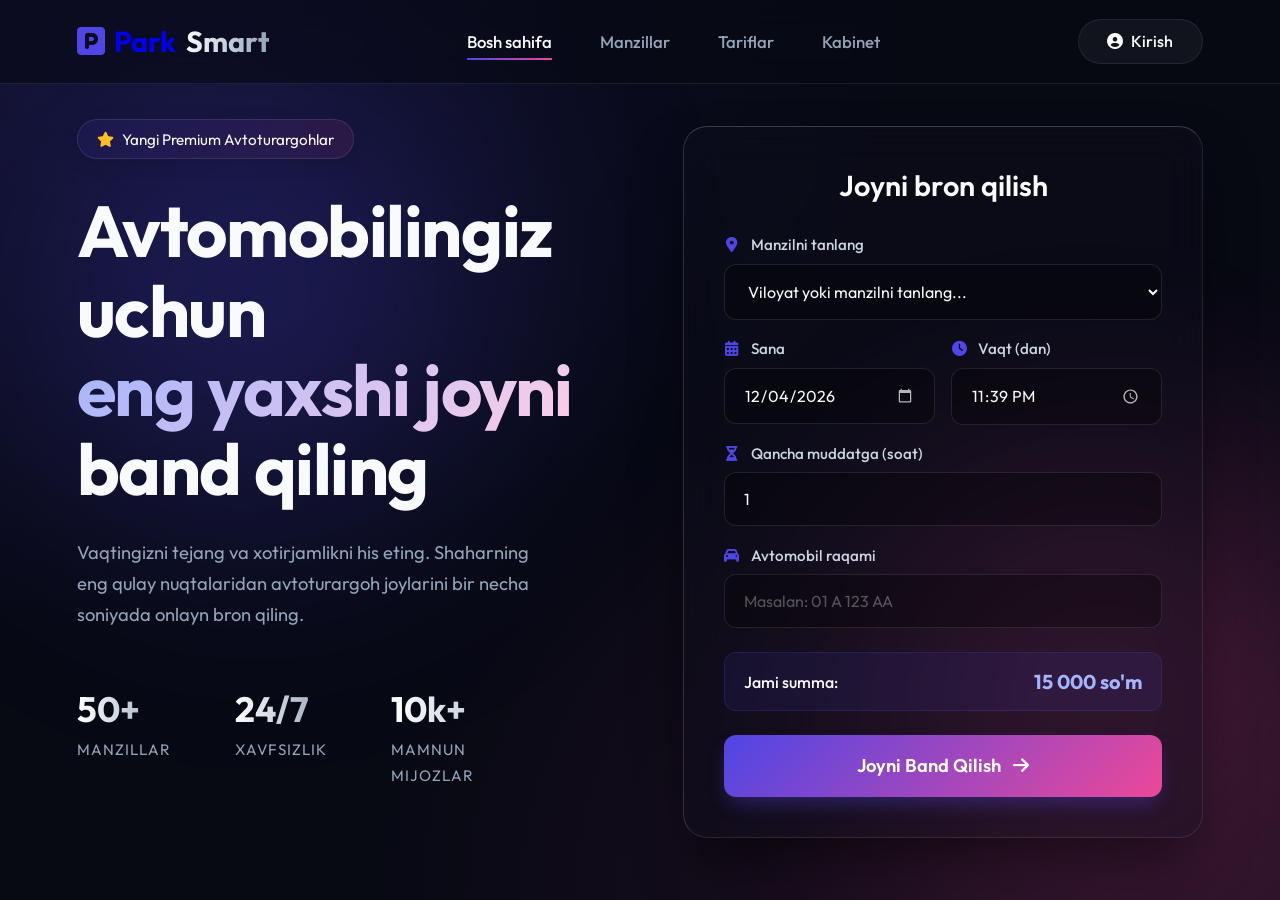
<file: index.html>
<!DOCTYPE html>
<html lang="uz">
<head>
    <meta charset="UTF-8">
    <meta name="viewport" content="width=device-width, initial-scale=1.0">
    <title>ParkSmart - Bosh sahifa</title>
    <link rel="stylesheet" href="style.css">
    <link href="https://fonts.googleapis.com/css2?family=Outfit:wght@300;400;500;600;700&display=swap" rel="stylesheet">
    <link rel="stylesheet" href="https://cdnjs.cloudflare.com/ajax/libs/font-awesome/6.4.0/css/all.min.css">
</head>
<body>
    <div class="background-elements">
        <div class="glow-orb orb-1"></div>
        <div class="glow-orb orb-2"></div>
    </div>

    <nav class="navbar">
        <a href="index.html" class="logo" style="text-decoration: none;">
            <i class="fas fa-parking"></i> Park<span>Smart</span>
        </a>
        <div class="mobile-menu-btn" id="mobileMenuBtn">
            <i class="fas fa-bars"></i>
        </div>
        <ul class="nav-links" id="navLinks">
            <li><a href="index.html" class="active">Bosh sahifa</a></li>
            <li><a href="locations.html">Manzillar</a></li>
            <li><a href="pricing.html">Tariflar</a></li>
            <li><a href="login.html">Kabinet</a></li>
            <li class="mobile-only-btn"><a href="login.html" class="btn-outline" style="text-decoration: none; display:inline-block; margin-top:1rem;"><i class="fas fa-user-circle"></i> Kirish</a></li>
        </ul>
        <a href="login.html" class="btn-outline desktop-only-btn" style="text-decoration: none;"><i class="fas fa-user-circle"></i> Kirish</a>
    </nav>

    <main class="hero-section" id="home">
        <div class="hero-content">
            <div class="badge">
                <i class="fas fa-star" style="color: #fbbf24;"></i> Yangi Premium Avtoturargohlar
            </div>
            <h1>Avtomobilingiz uchun <br><span class="gradient-text">eng yaxshi joyni</span> band qiling</h1>
            <p>Vaqtingizni tejang va xotirjamlikni his eting. Shaharning eng qulay nuqtalaridan avtoturargoh joylarini bir necha soniyada onlayn bron qiling.</p>
            
            <div class="stats">
                <div class="stat-item">
                    <h3>50+</h3>
                    <p>Manzillar</p>
                </div>
                <div class="stat-item">
                    <h3>24/7</h3>
                    <p>Xavfsizlik</p>
                </div>
                <div class="stat-item">
                    <h3>10k+</h3>
                    <p>Mamnun mijozlar</p>
                </div>
            </div>
        </div>

        <div class="booking-glass-panel">
            <h2>Joyni bron qilish</h2>
            <form id="bookingForm">
                <div class="input-group">
                    <label><i class="fas fa-map-marker-alt"></i> Manzilni tanlang</label>
                    <select required id="locationSelect">
                        <option value="" disabled selected>Viloyat yoki manzilni tanlang...</option>
                        <option value="tashkent">1. Toshkent - Tashkent City Park</option>
                        <option value="andijan">2. Andijon - Bobur Premium</option>
                        <option value="bukhara">3. Buxoro - Ark Parking</option>
                        <option value="fergana">4. Farg'ona - Markaziy Turargoh</option>
                        <option value="jizzakh">5. Jizzax - Sharof Rashidov</option>
                        <option value="khorazm">6. Xorazm - Ichan-Qal'a</option>
                        <option value="namangan">7. Namangan - Afsonalar Vodiysi</option>
                        <option value="navoiy">8. Navoiy - Farhod Markazi</option>
                        <option value="qashqadaryo">9. Qashqadaryo - Nasaf Premium</option>
                        <option value="samarqand">10. Samarqand - Registon Square</option>
                        <option value="sirdaryo">11. Sirdaryo - Guliston Markazi</option>
                        <option value="surxondaryo">12. Surxondaryo - Termiz VIP</option>
                        <option value="karakalpakstan">13. Qoraqalpog'iston - Nukus Mega</option>
                    </select>
                </div>

                <div class="date-time-group">
                    <div class="input-group">
                        <label><i class="fas fa-calendar-alt"></i> Sana</label>
                        <input type="date" required id="dateInput">
                    </div>
                    <div class="input-group">
                        <label><i class="fas fa-clock"></i> Vaqt (dan)</label>
                        <input type="time" required id="timeInput">
                    </div>
                </div>

                <div class="input-group">
                    <label><i class="fas fa-hourglass-half"></i> Qancha muddatga (soat)</label>
                    <input type="number" id="durationInput" min="1" max="24" value="1" required>
                </div>

                <div class="input-group">
                    <label><i class="fas fa-car"></i> Avtomobil raqami</label>
                    <input type="text" placeholder="Masalan: 01 A 123 AA" required pattern="^[0-9]{2} [a-zA-Z]{1} [0-9]{3} [a-zA-Z]{2}$|^[0-9]{2} [0-9]{3} [a-zA-Z]{3}$" title="Avtomobil raqamini to'g'ri formatda kiriting (Masalan: 01 A 123 AA yoki 01 123 AAA)">
                </div>

                <div class="price-estimate">
                    <span>Jami summa:</span>
                    <strong>15 000 so'm</strong>
                </div>

                <button type="submit" class="btn-primary">
                    <span>Joyni Band Qilish</span>
                    <i class="fas fa-arrow-right"></i>
                </button>
            </form>
        </div>
    </main>
    <script src="script.js"></script>
</body>
</html>
</file>
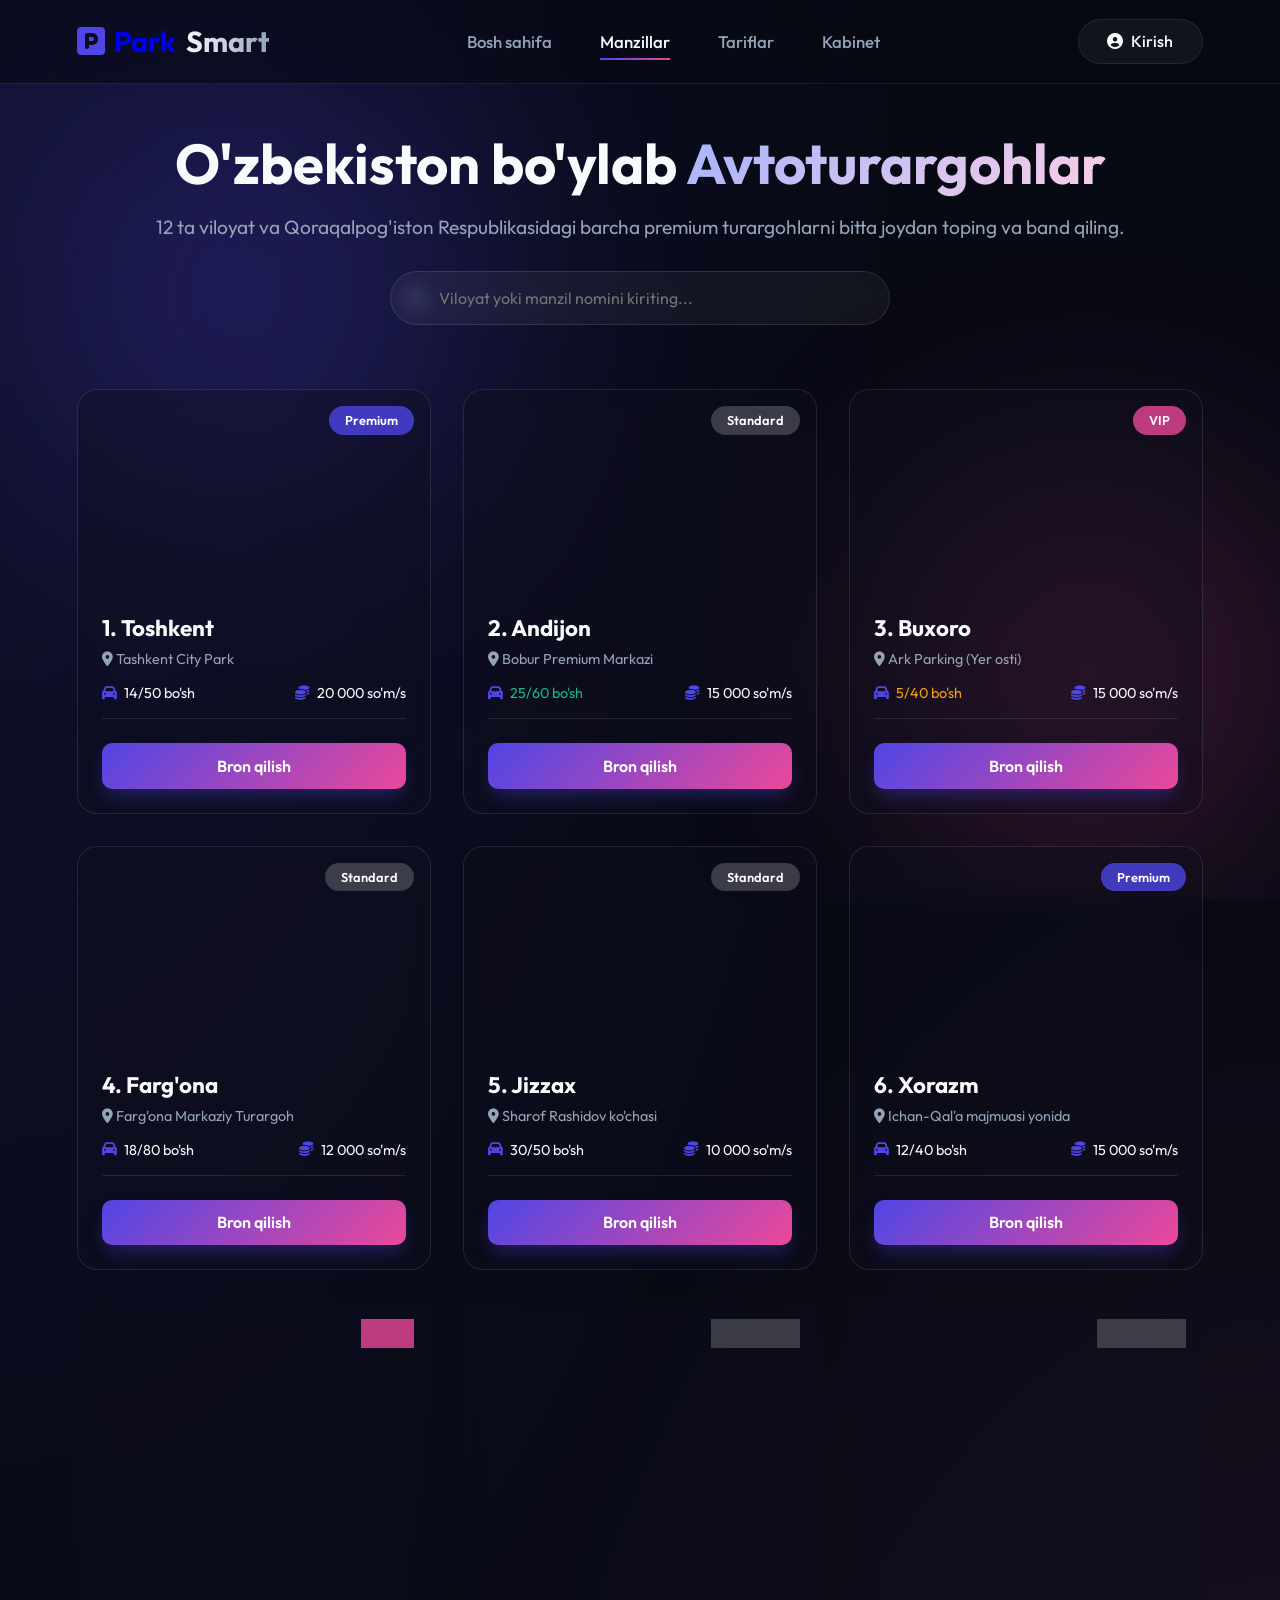
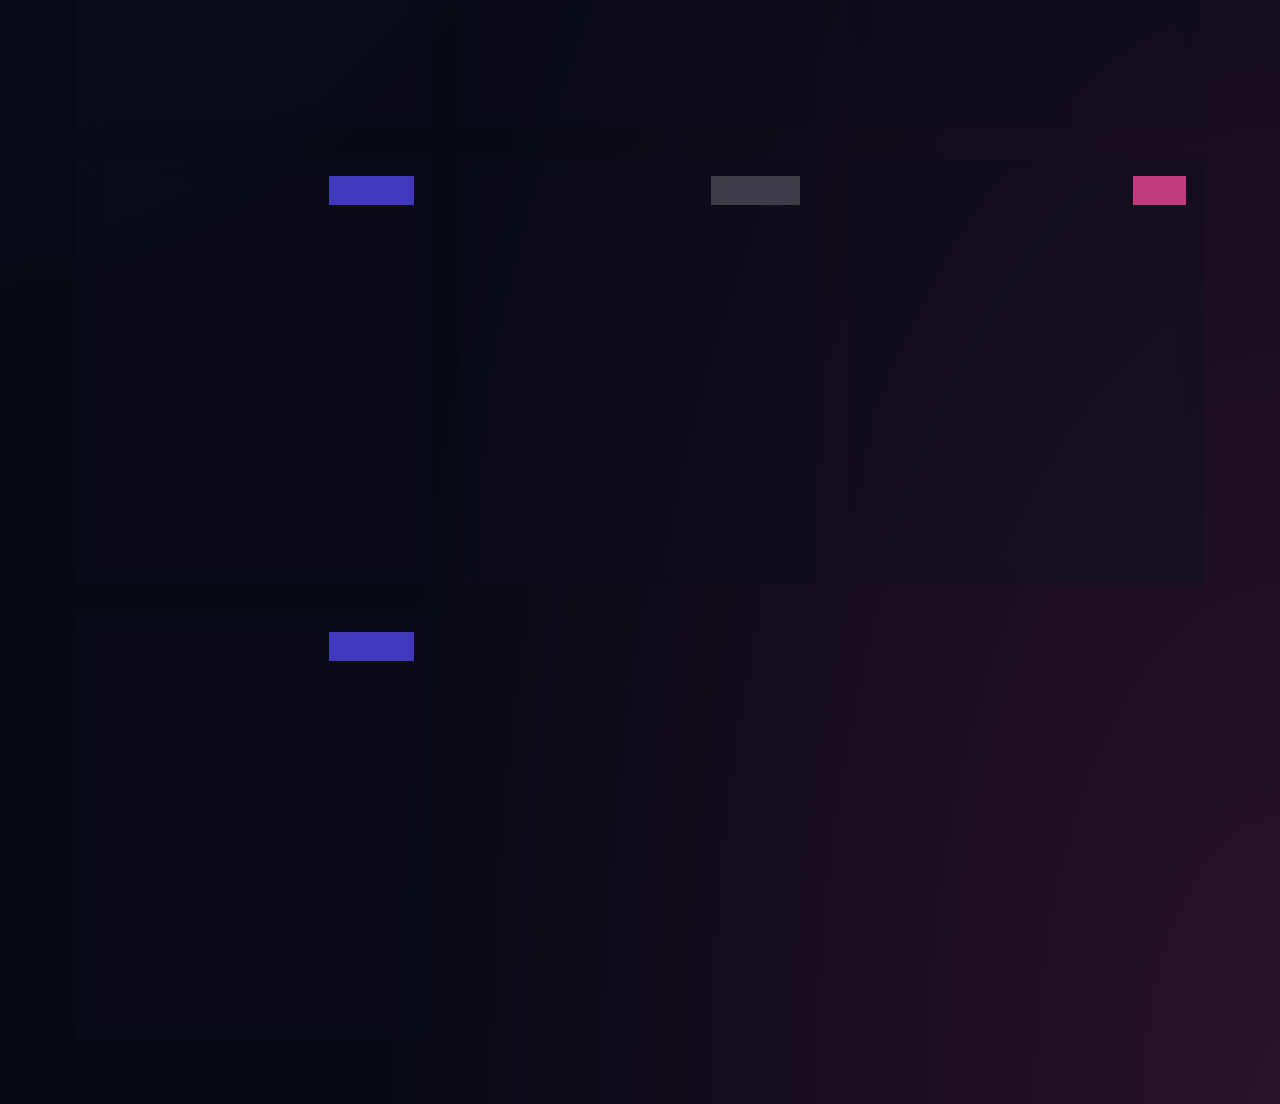
<file: locations.html>
<!DOCTYPE html>
<html lang="uz">
<head>
    <meta charset="UTF-8">
    <meta name="viewport" content="width=device-width, initial-scale=1.0">
    <title>ParkSmart - Manzillar (Viloyatlar kesimida)</title>
    <link rel="stylesheet" href="style.css">
    <link href="https://fonts.googleapis.com/css2?family=Outfit:wght@300;400;500;600;700&display=swap" rel="stylesheet">
    <link rel="stylesheet" href="https://cdnjs.cloudflare.com/ajax/libs/font-awesome/6.4.0/css/all.min.css">
</head>
<body>
    <div class="background-elements">
        <div class="glow-orb orb-1"></div>
        <div class="glow-orb orb-2"></div>
    </div>

    <nav class="navbar">
        <a href="index.html" class="logo" style="text-decoration: none;">
            <i class="fas fa-parking"></i> Park<span>Smart</span>
        </a>
        <div class="mobile-menu-btn" id="mobileMenuBtn">
            <i class="fas fa-bars"></i>
        </div>
        <ul class="nav-links" id="navLinks">
            <li><a href="index.html">Bosh sahifa</a></li>
            <li><a href="locations.html" class="active">Manzillar</a></li>
            <li><a href="pricing.html">Tariflar</a></li>
            <li><a href="login.html">Kabinet</a></li>
            <li class="mobile-only-btn"><a href="login.html" class="btn-outline" style="text-decoration: none; display:inline-block; margin-top:1rem;"><i class="fas fa-user-circle"></i> Kirish</a></li>
        </ul>
        <a href="login.html" class="btn-outline desktop-only-btn" style="text-decoration: none;"><i class="fas fa-user-circle"></i> Kirish</a>
    </nav>

    <main class="page-section">
        <div class="page-header">
            <h1>O'zbekiston bo'ylab <span class="gradient-text">Avtoturargohlar</span></h1>
            <p>12 ta viloyat va Qoraqalpog'iston Respublikasidagi barcha premium turargohlarni bitta joydan toping va band qiling.</p>
            
            <div class="search-bar-glass">
                <i class="fas fa-search"></i>
                <input type="text" placeholder="Viloyat yoki manzil nomini kiriting..." id="locationSearch">
            </div>
        </div>

        <div class="locations-grid">
            <!-- 1. Toshkent -->
            <div class="location-card">
                <div class="loc-image" style="background-image: url('https://images.unsplash.com/photo-1590674899484-d5640e854abe?auto=format&fit=crop&q=80&w=400');">
                    <div class="loc-badge premium">Premium</div>
                </div>
                <div class="loc-info">
                    <h3>1. Toshkent</h3>
                    <p class="loc-address"><i class="fas fa-map-marker-alt"></i> Tashkent City Park</p>
                    <div class="loc-stats">
                        <div class="stat"><i class="fas fa-car"></i> <span>14/50 bo'sh</span></div>
                        <div class="stat"><i class="fas fa-coins"></i> <span>20 000 so'm/s</span></div>
                    </div>
                    <a href="index.html" class="btn-primary small-btn w-100 text-center" style="display:block; text-decoration:none;">Bron qilish</a>
                </div>
            </div>

            <!-- 2. Andijon -->
            <div class="location-card">
                <div class="loc-image" style="background-image: url('https://images.unsplash.com/photo-1506521781263-d8422e82f27a?auto=format&fit=crop&q=80&w=400');">
                    <div class="loc-badge standard">Standard</div>
                </div>
                <div class="loc-info">
                    <h3>2. Andijon</h3>
                    <p class="loc-address"><i class="fas fa-map-marker-alt"></i> Bobur Premium Markazi</p>
                    <div class="loc-stats">
                        <div class="stat"><i class="fas fa-car"></i> <span class="text-success">25/60 bo'sh</span></div>
                        <div class="stat"><i class="fas fa-coins"></i> <span>15 000 so'm/s</span></div>
                    </div>
                    <a href="index.html" class="btn-primary small-btn w-100 text-center" style="display:block; text-decoration:none;">Bron qilish</a>
                </div>
            </div>

            <!-- 3. Buxoro -->
            <div class="location-card">
                <div class="loc-image" style="background-image: url('https://images.unsplash.com/photo-1573348722427-f1d6819fdf98?auto=format&fit=crop&q=80&w=400');">
                    <div class="loc-badge vip">VIP</div>
                </div>
                <div class="loc-info">
                    <h3>3. Buxoro</h3>
                    <p class="loc-address"><i class="fas fa-map-marker-alt"></i> Ark Parking (Yer osti)</p>
                    <div class="loc-stats">
                        <div class="stat"><i class="fas fa-car"></i> <span class="text-warning">5/40 bo'sh</span></div>
                        <div class="stat"><i class="fas fa-coins"></i> <span>15 000 so'm/s</span></div>
                    </div>
                    <a href="index.html" class="btn-primary small-btn w-100 text-center" style="display:block; text-decoration:none;">Bron qilish</a>
                </div>
            </div>

            <!-- 4. Farg'ona -->
            <div class="location-card">
                <div class="loc-image" style="background-image: url('https://images.unsplash.com/photo-1470224114660-3f6686c562eb?auto=format&fit=crop&q=80&w=400');">
                    <div class="loc-badge standard">Standard</div>
                </div>
                <div class="loc-info">
                    <h3>4. Farg'ona</h3>
                    <p class="loc-address"><i class="fas fa-map-marker-alt"></i> Farg'ona Markaziy Turargoh</p>
                    <div class="loc-stats">
                        <div class="stat"><i class="fas fa-car"></i> <span>18/80 bo'sh</span></div>
                        <div class="stat"><i class="fas fa-coins"></i> <span>12 000 so'm/s</span></div>
                    </div>
                    <a href="index.html" class="btn-primary small-btn w-100 text-center" style="display:block; text-decoration:none;">Bron qilish</a>
                </div>
            </div>

            <!-- 5. Jizzax -->
            <div class="location-card">
                <div class="loc-image" style="background-image: url('https://images.unsplash.com/photo-1449965408869-eaa3f722e40d?auto=format&fit=crop&q=80&w=400');">
                    <div class="loc-badge standard">Standard</div>
                </div>
                <div class="loc-info">
                    <h3>5. Jizzax</h3>
                    <p class="loc-address"><i class="fas fa-map-marker-alt"></i> Sharof Rashidov ko'chasi</p>
                    <div class="loc-stats">
                        <div class="stat"><i class="fas fa-car"></i> <span>30/50 bo'sh</span></div>
                        <div class="stat"><i class="fas fa-coins"></i> <span>10 000 so'm/s</span></div>
                    </div>
                    <a href="index.html" class="btn-primary small-btn w-100 text-center" style="display:block; text-decoration:none;">Bron qilish</a>
                </div>
            </div>

            <!-- 6. Xorazm -->
            <div class="location-card">
                <div class="loc-image" style="background-image: url('https://images.unsplash.com/photo-1549317661-bd32c8ce0db2?auto=format&fit=crop&q=80&w=400');">
                    <div class="loc-badge premium">Premium</div>
                </div>
                <div class="loc-info">
                    <h3>6. Xorazm</h3>
                    <p class="loc-address"><i class="fas fa-map-marker-alt"></i> Ichan-Qal'a majmuasi yonida</p>
                    <div class="loc-stats">
                        <div class="stat"><i class="fas fa-car"></i> <span>12/40 bo'sh</span></div>
                        <div class="stat"><i class="fas fa-coins"></i> <span>15 000 so'm/s</span></div>
                    </div>
                    <a href="index.html" class="btn-primary small-btn w-100 text-center" style="display:block; text-decoration:none;">Bron qilish</a>
                </div>
            </div>

            <!-- 7. Namangan -->
            <div class="location-card">
                <div class="loc-image" style="background-image: url('https://images.unsplash.com/photo-1502877338535-766e1452684a?auto=format&fit=crop&q=80&w=400');">
                    <div class="loc-badge vip">VIP</div>
                </div>
                <div class="loc-info">
                    <h3>7. Namangan</h3>
                    <p class="loc-address"><i class="fas fa-map-marker-alt"></i> Afsonalar Vodiysi parki</p>
                    <div class="loc-stats">
                        <div class="stat"><i class="fas fa-car"></i> <span>8/100 bo'sh</span></div>
                        <div class="stat"><i class="fas fa-coins"></i> <span>18 000 so'm/s</span></div>
                    </div>
                    <a href="index.html" class="btn-primary small-btn w-100 text-center" style="display:block; text-decoration:none;">Bron qilish</a>
                </div>
            </div>

            <!-- 8. Navoiy -->
            <div class="location-card">
                <div class="loc-image" style="background-image: url('https://images.unsplash.com/photo-1494976388531-d1058494cdd8?auto=format&fit=crop&q=80&w=400');">
                    <div class="loc-badge standard">Standard</div>
                </div>
                <div class="loc-info">
                    <h3>8. Navoiy</h3>
                    <p class="loc-address"><i class="fas fa-map-marker-alt"></i> Farhod Savdo Markazi</p>
                    <div class="loc-stats">
                        <div class="stat"><i class="fas fa-car"></i> <span>22/60 bo'sh</span></div>
                        <div class="stat"><i class="fas fa-coins"></i> <span>12 000 so'm/s</span></div>
                    </div>
                    <a href="index.html" class="btn-primary small-btn w-100 text-center" style="display:block; text-decoration:none;">Bron qilish</a>
                </div>
            </div>

            <!-- 9. Qashqadaryo -->
            <div class="location-card">
                <div class="loc-image" style="background-image: url('https://images.unsplash.com/photo-1492144534655-ae79c964c9d7?auto=format&fit=crop&q=80&w=400');">
                    <div class="loc-badge standard">Standard</div>
                </div>
                <div class="loc-info">
                    <h3>9. Qashqadaryo</h3>
                    <p class="loc-address"><i class="fas fa-map-marker-alt"></i> Nasaf Premium</p>
                    <div class="loc-stats">
                        <div class="stat"><i class="fas fa-car"></i> <span class="text-success">40/100 bo'sh</span></div>
                        <div class="stat"><i class="fas fa-coins"></i> <span>10 000 so'm/s</span></div>
                    </div>
                    <a href="index.html" class="btn-primary small-btn w-100 text-center" style="display:block; text-decoration:none;">Bron qilish</a>
                </div>
            </div>

            <!-- 10. Samarqand -->
            <div class="location-card">
                <div class="loc-image" style="background-image: url('https://images.unsplash.com/photo-1511527661048-7fe73d85e9a4?auto=format&fit=crop&q=80&w=400');">
                    <div class="loc-badge premium">Premium</div>
                </div>
                <div class="loc-info">
                    <h3>10. Samarqand</h3>
                    <p class="loc-address"><i class="fas fa-map-marker-alt"></i> Registon maydoni yaqinida</p>
                    <div class="loc-stats">
                        <div class="stat"><i class="fas fa-car"></i> <span class="text-warning">3/50 bo'sh</span></div>
                        <div class="stat"><i class="fas fa-coins"></i> <span>20 000 so'm/s</span></div>
                    </div>
                    <a href="index.html" class="btn-primary small-btn w-100 text-center" style="display:block; text-decoration:none;">Bron qilish</a>
                </div>
            </div>

            <!-- 11. Sirdaryo -->
            <div class="location-card">
                <div class="loc-image" style="background-image: url('https://images.unsplash.com/photo-1541899481282-d53bffe3c35d?auto=format&fit=crop&q=80&w=400');">
                    <div class="loc-badge standard">Standard</div>
                </div>
                <div class="loc-info">
                    <h3>11. Sirdaryo</h3>
                    <p class="loc-address"><i class="fas fa-map-marker-alt"></i> Guliston shahar markazi</p>
                    <div class="loc-stats">
                        <div class="stat"><i class="fas fa-car"></i> <span>15/30 bo'sh</span></div>
                        <div class="stat"><i class="fas fa-coins"></i> <span>10 000 so'm/s</span></div>
                    </div>
                    <a href="index.html" class="btn-primary small-btn w-100 text-center" style="display:block; text-decoration:none;">Bron qilish</a>
                </div>
            </div>

            <!-- 12. Surxondaryo -->
            <div class="location-card">
                <div class="loc-image" style="background-image: url('https://images.unsplash.com/photo-1485291571150-772bcfc10da5?auto=format&fit=crop&q=80&w=400');">
                    <div class="loc-badge vip">VIP</div>
                </div>
                <div class="loc-info">
                    <h3>12. Surxondaryo</h3>
                    <p class="loc-address"><i class="fas fa-map-marker-alt"></i> Termiz VIP Parking</p>
                    <div class="loc-stats">
                        <div class="stat"><i class="fas fa-car"></i> <span>10/40 bo'sh</span></div>
                        <div class="stat"><i class="fas fa-coins"></i> <span>10 000 so'm/s</span></div>
                    </div>
                    <a href="index.html" class="btn-primary small-btn w-100 text-center" style="display:block; text-decoration:none;">Bron qilish</a>
                </div>
            </div>

            <!-- 13. Qoraqalpog'iston -->
            <div class="location-card">
                <div class="loc-image" style="background-image: url('https://images.unsplash.com/photo-1493238792000-8113da705763?auto=format&fit=crop&q=80&w=400');">
                    <div class="loc-badge premium">Premium</div>
                </div>
                <div class="loc-info">
                    <h3>13. Qoraqalpog'iston</h3>
                    <p class="loc-address"><i class="fas fa-map-marker-alt"></i> Nukus Mega Mall</p>
                    <div class="loc-stats">
                        <div class="stat"><i class="fas fa-car"></i> <span>20/60 bo'sh</span></div>
                        <div class="stat"><i class="fas fa-coins"></i> <span>12 000 so'm/s</span></div>
                    </div>
                    <a href="index.html" class="btn-primary small-btn w-100 text-center" style="display:block; text-decoration:none;">Bron qilish</a>
                </div>
            </div>
        </div>
    </main>
    <script src="script.js"></script>
</body>
</html>
</file>
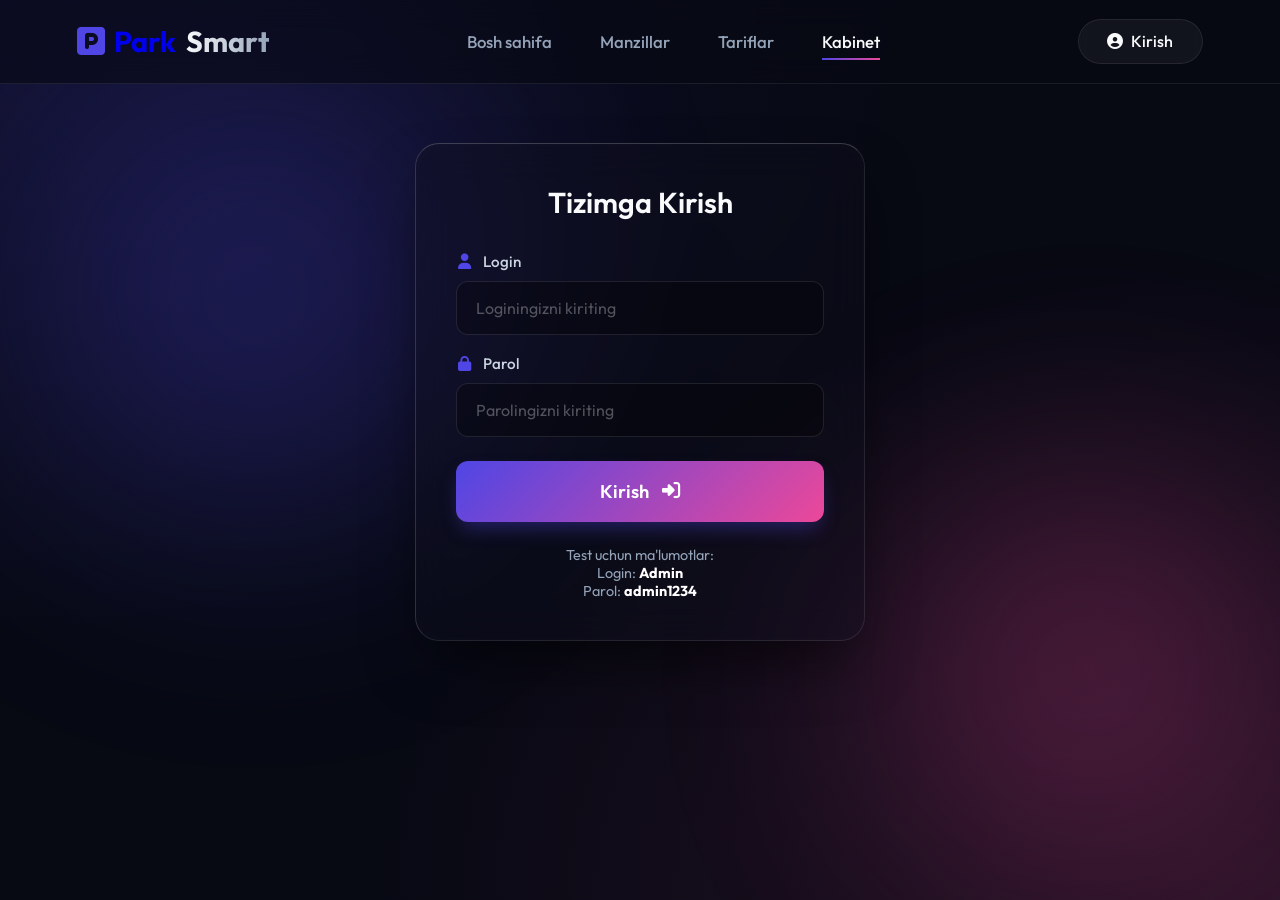
<file: login.html>
<!DOCTYPE html>
<html lang="uz">
<head>
    <meta charset="UTF-8">
    <meta name="viewport" content="width=device-width, initial-scale=1.0">
    <title>ParkSmart - Tizimga Kirish</title>
    <link rel="stylesheet" href="style.css">
    <link href="https://fonts.googleapis.com/css2?family=Outfit:wght@300;400;500;600;700&display=swap" rel="stylesheet">
    <link rel="stylesheet" href="https://cdnjs.cloudflare.com/ajax/libs/font-awesome/6.4.0/css/all.min.css">
</head>
<body>
    <div class="background-elements">
        <div class="glow-orb orb-1"></div>
        <div class="glow-orb orb-2"></div>
    </div>

    <nav class="navbar">
        <a href="index.html" class="logo" style="text-decoration: none;">
            <i class="fas fa-parking"></i> Park<span>Smart</span>
        </a>
        <div class="mobile-menu-btn" id="mobileMenuBtn">
            <i class="fas fa-bars"></i>
        </div>
        <ul class="nav-links" id="navLinks">
            <li><a href="index.html">Bosh sahifa</a></li>
            <li><a href="locations.html">Manzillar</a></li>
            <li><a href="pricing.html">Tariflar</a></li>
            <li><a href="login.html" class="active">Kabinet</a></li>
            <li class="mobile-only-btn"><a href="login.html" class="btn-outline" style="text-decoration: none; display:inline-block; margin-top:1rem;"><i class="fas fa-user-circle"></i> Kirish</a></li>
        </ul>
        <a href="login.html" class="btn-outline desktop-only-btn" style="text-decoration: none;"><i class="fas fa-user-circle"></i> Kirish</a>
    </nav>

    <main class="page-section" style="display:flex; justify-content:center; align-items:center; min-height:80vh; padding-top:8rem;">
        <div class="booking-glass-panel" style="width:100%; max-width:450px; flex:none;">
            <h2 style="text-align:center; margin-bottom:2rem;">Tizimga Kirish</h2>
            <form id="loginForm">
                <div class="input-group">
                    <label><i class="fas fa-user"></i> Login</label>
                    <input type="text" id="loginUsername" placeholder="Loginingizni kiriting" required>
                </div>
                <div class="input-group">
                    <label><i class="fas fa-lock"></i> Parol</label>
                    <input type="password" id="loginPassword" placeholder="Parolingizni kiriting" required>
                </div>
                
                <div id="loginError" style="color:#ef4444; font-size:0.95rem; margin-top:1rem; margin-bottom:1rem; display:none; text-align:center; background:rgba(239,68,68,0.1); border:1px solid rgba(239,68,68,0.3); padding:0.8rem; border-radius:8px;">
                    Login yoki parol noto'g'ri!
                </div>

                <button type="submit" class="btn-primary" style="margin-top:1.5rem;">
                    <span>Kirish</span>
                    <i class="fas fa-sign-in-alt"></i>
                </button>
            </form>
            <div style="text-align:center; margin-top:1.5rem; color:var(--text-muted); font-size:0.9rem;">
                Test uchun ma'lumotlar:<br>
                Login: <strong style="color:white; cursor:pointer;" onclick="document.getElementById('loginUsername').value='Admin'">Admin</strong><br>
                Parol: <strong style="color:white; cursor:pointer;" onclick="document.getElementById('loginPassword').value='admin1234'">admin1234</strong>
            </div>
        </div>
    </main>
    <script src="script.js"></script>
</body>
</html>
</file>
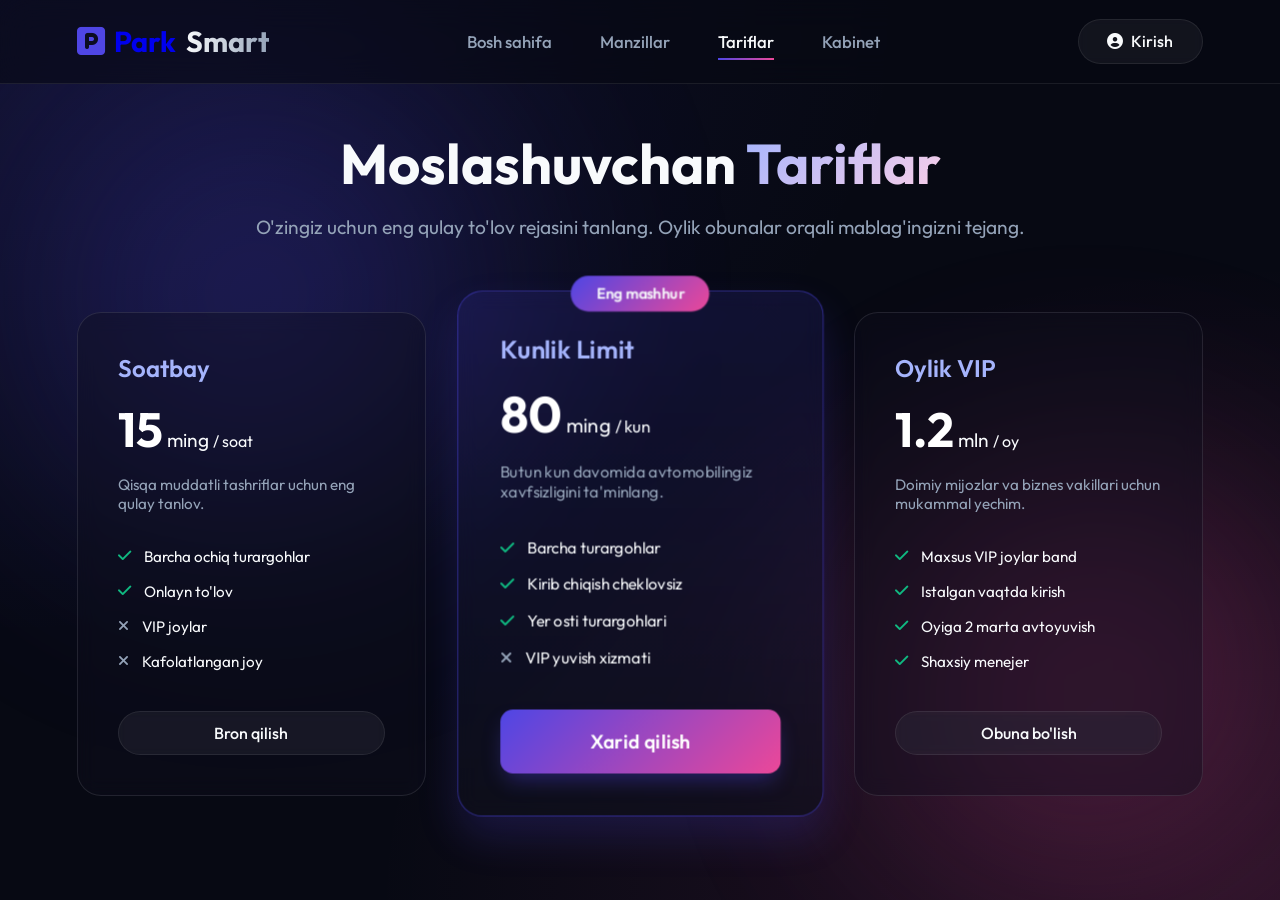
<file: pricing.html>
<!DOCTYPE html>
<html lang="uz">
<head>
    <meta charset="UTF-8">
    <meta name="viewport" content="width=device-width, initial-scale=1.0">
    <title>ParkSmart - Tariflar</title>
    <link rel="stylesheet" href="style.css">
    <link href="https://fonts.googleapis.com/css2?family=Outfit:wght@300;400;500;600;700&display=swap" rel="stylesheet">
    <link rel="stylesheet" href="https://cdnjs.cloudflare.com/ajax/libs/font-awesome/6.4.0/css/all.min.css">
</head>
<body>
    <div class="background-elements">
        <div class="glow-orb orb-1"></div>
        <div class="glow-orb orb-2"></div>
    </div>

    <nav class="navbar">
        <a href="index.html" class="logo" style="text-decoration: none;">
            <i class="fas fa-parking"></i> Park<span>Smart</span>
        </a>
        <div class="mobile-menu-btn" id="mobileMenuBtn">
            <i class="fas fa-bars"></i>
        </div>
        <ul class="nav-links" id="navLinks">
            <li><a href="index.html">Bosh sahifa</a></li>
            <li><a href="locations.html">Manzillar</a></li>
            <li><a href="pricing.html" class="active">Tariflar</a></li>
            <li><a href="login.html">Kabinet</a></li>
            <li class="mobile-only-btn"><a href="login.html" class="btn-outline" style="text-decoration: none; display:inline-block; margin-top:1rem;"><i class="fas fa-user-circle"></i> Kirish</a></li>
        </ul>
        <a href="login.html" class="btn-outline desktop-only-btn" style="text-decoration: none;"><i class="fas fa-user-circle"></i> Kirish</a>
    </nav>

    <main class="page-section">
        <div class="page-header">
            <h1>Moslashuvchan <span class="gradient-text">Tariflar</span></h1>
            <p>O'zingiz uchun eng qulay to'lov rejasini tanlang. Oylik obunalar orqali mablag'ingizni tejang.</p>
        </div>

        <div class="pricing-grid">
            <div class="pricing-card">
                <div class="plan-name">Soatbay</div>
                <div class="plan-price"><span>15</span> ming <small>/ soat</small></div>
                <p class="plan-desc">Qisqa muddatli tashriflar uchun eng qulay tanlov.</p>
                <ul class="plan-features">
                    <li><i class="fas fa-check"></i> Barcha ochiq turargohlar</li>
                    <li><i class="fas fa-check"></i> Onlayn to'lov</li>
                    <li><i class="fas fa-times text-muted"></i> VIP joylar</li>
                    <li><i class="fas fa-times text-muted"></i> Kafolatlangan joy</li>
                </ul>
                <a href="index.html" class="btn-outline w-100 text-center" style="display:block; text-decoration:none;">Bron qilish</a>
            </div>

            <div class="pricing-card popular">
                <div class="popular-badge">Eng mashhur</div>
                <div class="plan-name">Kunlik Limit</div>
                <div class="plan-price"><span>80</span> ming <small>/ kun</small></div>
                <p class="plan-desc">Butun kun davomida avtomobilingiz xavfsizligini ta'minlang.</p>
                <ul class="plan-features">
                    <li><i class="fas fa-check"></i> Barcha turargohlar</li>
                    <li><i class="fas fa-check"></i> Kirib chiqish cheklovsiz</li>
                    <li><i class="fas fa-check"></i> Yer osti turargohlari</li>
                    <li><i class="fas fa-times text-muted"></i> VIP yuvish xizmati</li>
                </ul>
                <a href="index.html" class="btn-primary w-100 text-center" style="display:block; text-decoration:none;">Xarid qilish</a>
            </div>

            <div class="pricing-card">
                <div class="plan-name">Oylik VIP</div>
                <div class="plan-price"><span>1.2</span> mln <small>/ oy</small></div>
                <p class="plan-desc">Doimiy mijozlar va biznes vakillari uchun mukammal yechim.</p>
                <ul class="plan-features">
                    <li><i class="fas fa-check"></i> Maxsus VIP joylar band</li>
                    <li><i class="fas fa-check"></i> Istalgan vaqtda kirish</li>
                    <li><i class="fas fa-check"></i> Oyiga 2 marta avtoyuvish</li>
                    <li><i class="fas fa-check"></i> Shaxsiy menejer</li>
                </ul>
                <a href="login.html" class="btn-outline w-100 text-center" style="display:block; text-decoration:none;">Obuna bo'lish</a>
            </div>
        </div>
    </main>
    <script src="script.js"></script>
</body>
</html>
</file>
<file: style.css>
:root {
    --bg-dark: #070913;
    --text-main: #f8fafc;
    --text-muted: #94a3b8;
    --primary: #4f46e5;
    --primary-hover: #4338ca;
    --secondary: #ec4899;
    --glass-bg: rgba(255, 255, 255, 0.03);
    --glass-border: rgba(255, 255, 255, 0.08);
}

* {
    margin: 0;
    padding: 0;
    box-sizing: border-box;
    font-family: 'Outfit', sans-serif;
}

body {
    background-color: var(--bg-dark);
    color: var(--text-main);
    min-height: 100vh;
    overflow-x: hidden;
    position: relative;
    background-image: 
        radial-gradient(at 0% 0%, rgba(79, 70, 229, 0.15) 0px, transparent 50%),
        radial-gradient(at 100% 100%, rgba(236, 72, 153, 0.15) 0px, transparent 50%);
}

/* Background Glowing Orbs */
.background-elements {
    position: fixed;
    top: 0;
    left: 0;
    width: 100vw;
    height: 100vh;
    z-index: -1;
    overflow: hidden;
    pointer-events: none;
}

.glow-orb {
    position: absolute;
    border-radius: 50%;
    filter: blur(120px);
    opacity: 0.4;
    animation: float 25s infinite ease-in-out alternate;
}

.orb-1 {
    top: -10%;
    left: -10%;
    width: 60vw;
    height: 60vw;
    background: radial-gradient(circle, var(--primary) 0%, transparent 60%);
}

.orb-2 {
    bottom: -10%;
    right: -10%;
    width: 50vw;
    height: 50vw;
    background: radial-gradient(circle, var(--secondary) 0%, transparent 60%);
    animation-delay: -5s;
}

@keyframes float {
    0% { transform: translate(0, 0) scale(1); }
    50% { transform: translate(5%, 5%) scale(1.1); }
    100% { transform: translate(-5%, 10%) scale(0.9); }
}

/* Navbar styles */
.navbar {
    display: flex;
    justify-content: space-between;
    align-items: center;
    padding: 1.2rem 6%;
    background: rgba(7, 9, 19, 0.6);
    backdrop-filter: blur(16px);
    -webkit-backdrop-filter: blur(16px);
    border-bottom: 1px solid var(--glass-border);
    position: fixed;
    width: 100%;
    top: 0;
    z-index: 100;
}

.logo {
    font-size: 1.8rem;
    font-weight: 700;
    display: flex;
    align-items: center;
    gap: 0.6rem;
    cursor: pointer;
}

.logo i {
    color: var(--primary);
    font-size: 2rem;
}

.logo span {
    color: transparent;
    background: linear-gradient(to right, var(--text-main), var(--text-muted));
    -webkit-background-clip: text;
}

.nav-links {
    display: flex;
    list-style: none;
    gap: 3rem;
}

.nav-links a {
    color: var(--text-muted);
    text-decoration: none;
    font-weight: 500;
    font-size: 1.05rem;
    transition: all 0.3s ease;
    position: relative;
    padding: 0.5rem 0;
}

.nav-links a:hover, .nav-links a.active {
    color: var(--text-main);
}

.nav-links a::after {
    content: '';
    position: absolute;
    bottom: 0;
    left: 0;
    width: 0;
    height: 2px;
    background: linear-gradient(90deg, var(--primary), var(--secondary));
    transition: width 0.4s cubic-bezier(0.16, 1, 0.3, 1);
}

.nav-links a:hover::after, .nav-links a.active::after {
    width: 100%;
}

.btn-outline {
    background: rgba(255, 255, 255, 0.05);
    border: 1px solid var(--glass-border);
    color: var(--text-main);
    padding: 0.7rem 1.8rem;
    border-radius: 50px;
    font-weight: 500;
    cursor: pointer;
    transition: all 0.3s ease;
    backdrop-filter: blur(4px);
    display: inline-flex;
    align-items: center;
    gap: 0.5rem;
}

.btn-outline:hover {
    background: rgba(255, 255, 255, 0.1);
    border-color: rgba(255, 255, 255, 0.2);
    transform: translateY(-2px);
    box-shadow: 0 4px 12px rgba(0, 0, 0, 0.2);
}

/* Hero Section */
.hero-section {
    display: flex;
    justify-content: space-between;
    align-items: center;
    min-height: 100vh;
    padding: 7rem 6% 3rem;
    max-width: 1440px;
    margin: 0 auto;
    gap: 5rem;
}

.hero-content {
    flex: 1.2;
    z-index: 10;
}

.badge {
    display: inline-flex;
    align-items: center;
    gap: 0.5rem;
    padding: 0.6rem 1.2rem;
    background: linear-gradient(90deg, rgba(79, 70, 229, 0.1), rgba(236, 72, 153, 0.1));
    border: 1px solid rgba(255, 255, 255, 0.1);
    border-radius: 50px;
    font-size: 0.95rem;
    color: var(--text-main);
    margin-bottom: 2rem;
    backdrop-filter: blur(8px);
    box-shadow: 0 4px 20px rgba(0,0,0,0.1);
}

.hero-content h1 {
    font-size: 4.5rem;
    line-height: 1.1;
    margin-bottom: 1.8rem;
    font-weight: 700;
    letter-spacing: -0.02em;
}

.gradient-text {
    background: linear-gradient(135deg, #a5b4fc, #fbcfe8);
    -webkit-background-clip: text;
    -webkit-text-fill-color: transparent;
    position: relative;
}

.hero-content p {
    font-size: 1.15rem;
    color: var(--text-muted);
    margin-bottom: 3.5rem;
    max-width: 90%;
    line-height: 1.7;
}

.stats {
    display: flex;
    gap: 4rem;
}

.stat-item h3 {
    font-size: 2.2rem;
    font-weight: 700;
    margin-bottom: 0.4rem;
    background: linear-gradient(to right, #fff, #94a3b8);
    -webkit-background-clip: text;
    -webkit-text-fill-color: transparent;
}

.stat-item p {
    font-size: 0.95rem;
    color: var(--text-muted);
    text-transform: uppercase;
    letter-spacing: 1px;
}

/* Glassmorphism Form */
.booking-glass-panel {
    flex: 1;
    background: rgba(15, 17, 30, 0.4);
    backdrop-filter: blur(20px);
    -webkit-backdrop-filter: blur(20px);
    border: 1px solid rgba(255, 255, 255, 0.1);
    border-top: 1px solid rgba(255, 255, 255, 0.2);
    border-left: 1px solid rgba(255, 255, 255, 0.15);
    border-radius: 24px;
    padding: 2.5rem;
    box-shadow: 0 30px 60px -15px rgba(0, 0, 0, 0.6), inset 0 0 20px rgba(255, 255, 255, 0.02);
    position: relative;
    overflow: hidden;
    z-index: 10;
}

.booking-glass-panel::before {
    content: '';
    position: absolute;
    top: 0;
    left: -100%;
    width: 50%;
    height: 100%;
    background: linear-gradient(to right, transparent, rgba(255, 255, 255, 0.05), transparent);
    transform: skewX(-25deg);
    animation: shine 8s infinite;
}

@keyframes shine {
    0% { left: -100%; }
    20% { left: 200%; }
    100% { left: 200%; }
}

.booking-glass-panel h2 {
    font-size: 1.8rem;
    margin-bottom: 2rem;
    font-weight: 600;
    text-align: center;
}

.input-group {
    margin-bottom: 1.2rem;
}

.date-time-group {
    display: flex;
    gap: 1rem;
}

.date-time-group .input-group {
    flex: 1;
}

.input-group label {
    display: block;
    margin-bottom: 0.6rem;
    font-size: 0.95rem;
    color: #cbd5e1;
    font-weight: 500;
}

.input-group label i {
    margin-right: 0.5rem;
    color: var(--primary);
    width: 16px;
    text-align: center;
}

.input-group input,
.input-group select {
    width: 100%;
    padding: 1rem 1.2rem;
    background: rgba(0, 0, 0, 0.3);
    border: 1px solid rgba(255, 255, 255, 0.1);
    border-radius: 12px;
    color: var(--text-main);
    font-size: 1rem;
    transition: all 0.3s ease;
}

.input-group input:focus,
.input-group select:focus {
    outline: none;
    border-color: var(--primary);
    background: rgba(0, 0, 0, 0.5);
    box-shadow: 0 0 0 4px rgba(79, 70, 229, 0.15);
}

.input-group input::placeholder {
    color: rgba(255, 255, 255, 0.3);
}

.input-group select option {
    background: #0f111e;
    color: var(--text-main);
    padding: 10px;
}

/* Special styling for calendar icon in input type date */
::-webkit-calendar-picker-indicator {
    filter: invert(1);
    opacity: 0.7;
    cursor: pointer;
}

::-webkit-calendar-picker-indicator:hover {
    opacity: 1;
}

.price-estimate {
    display: flex;
    justify-content: space-between;
    align-items: center;
    padding: 1rem 1.2rem;
    background: rgba(79, 70, 229, 0.1);
    border-radius: 12px;
    margin: 1.5rem 0;
    border: 1px solid rgba(79, 70, 229, 0.2);
}

.price-estimate span {
    color: var(--text-main);
    font-size: 1rem;
    font-weight: 500;
}

.price-estimate strong {
    color: #a5b4fc;
    font-size: 1.25rem;
    font-weight: 700;
}

.btn-primary {
    width: 100%;
    padding: 1.2rem;
    background: linear-gradient(135deg, var(--primary), var(--secondary));
    border: none;
    border-radius: 12px;
    color: white;
    font-size: 1.15rem;
    font-weight: 600;
    cursor: pointer;
    display: flex;
    justify-content: center;
    align-items: center;
    gap: 0.8rem;
    transition: all 0.3s ease;
    box-shadow: 0 10px 20px -5px rgba(79, 70, 229, 0.4);
}

.btn-primary:hover {
    transform: translateY(-2px);
    box-shadow: 0 15px 25px -5px rgba(79, 70, 229, 0.5);
    filter: brightness(1.1);
}

.btn-primary:active {
    transform: translateY(0);
}

/* ------------------------------------- */
/* ADDED STYLES FOR NEW PAGES */
/* ------------------------------------- */

.page-section {
    padding: 8rem 6% 4rem;
    max-width: 1440px;
    margin: 0 auto;
    min-height: 100vh;
}

.page-header {
    text-align: center;
    margin-bottom: 4rem;
}

.page-header h1 {
    font-size: 3.5rem;
    margin-bottom: 1rem;
}

.page-header p {
    color: var(--text-muted);
    font-size: 1.2rem;
}

/* Locations Grid */
.search-bar-glass {
    max-width: 500px;
    margin: 2rem auto 0;
    position: relative;
}

.search-bar-glass i {
    position: absolute;
    left: 1.2rem;
    top: 50%;
    transform: translateY(-50%);
    color: var(--text-muted);
}

.search-bar-glass input {
    width: 100%;
    padding: 1rem 1rem 1rem 3rem;
    background: rgba(255, 255, 255, 0.05);
    border: 1px solid rgba(255, 255, 255, 0.1);
    border-radius: 50px;
    color: white;
    backdrop-filter: blur(10px);
    font-size: 1rem;
    transition: all 0.3s;
}

.search-bar-glass input:focus {
    outline: none;
    border-color: var(--primary);
    background: rgba(255, 255, 255, 0.1);
}

.locations-grid {
    display: grid;
    grid-template-columns: repeat(auto-fill, minmax(300px, 1fr));
    gap: 2rem;
}

.location-card {
    background: rgba(15, 17, 30, 0.4);
    border: 1px solid rgba(255, 255, 255, 0.1);
    border-radius: 20px;
    overflow: hidden;
    transition: transform 0.3s, box-shadow 0.3s;
    backdrop-filter: blur(10px);
}

.location-card:hover {
    transform: translateY(-10px);
    box-shadow: 0 20px 40px rgba(0,0,0,0.4);
    border-color: rgba(79, 70, 229, 0.4);
}

.loc-image {
    height: 200px;
    background-size: cover;
    background-position: center;
    position: relative;
}

.loc-badge {
    position: absolute;
    top: 1rem;
    right: 1rem;
    padding: 0.4rem 1rem;
    border-radius: 50px;
    font-size: 0.8rem;
    font-weight: 600;
    backdrop-filter: blur(5px);
}

.loc-badge.premium { background: rgba(79, 70, 229, 0.8); color: white; }
.loc-badge.vip { background: rgba(236, 72, 153, 0.8); color: white; }
.loc-badge.standard { background: rgba(255, 255, 255, 0.2); color: white; }

.loc-info {
    padding: 1.5rem;
}

.loc-info h3 { margin-bottom: 0.5rem; font-size: 1.4rem; }

.loc-address {
    color: var(--text-muted);
    font-size: 0.9rem;
    margin-bottom: 1rem;
}

.loc-stats {
    display: flex;
    justify-content: space-between;
    margin-bottom: 1.5rem;
    padding-bottom: 1rem;
    border-bottom: 1px solid rgba(255,255,255,0.1);
}

.stat { display: flex; align-items: center; gap: 0.5rem; font-size: 0.9rem; }
.stat i { color: var(--primary); }
.text-success { color: #10b981; }
.text-warning { color: #f59e0b; }

.small-btn {
    padding: 0.8rem;
    font-size: 1rem;
    border-radius: 10px;
}

/* Pricing Grid */
.pricing-grid {
    display: grid;
    grid-template-columns: repeat(auto-fit, minmax(320px, 1fr));
    gap: 2.5rem;
    align-items: center;
}

.pricing-card {
    background: rgba(15, 17, 30, 0.4);
    border: 1px solid rgba(255, 255, 255, 0.1);
    border-radius: 24px;
    padding: 2.5rem;
    backdrop-filter: blur(10px);
    transition: all 0.3s;
    position: relative;
}

.pricing-card:hover {
    transform: translateY(-5px);
    border-color: rgba(255,255,255,0.2);
}

.pricing-card.popular {
    background: linear-gradient(180deg, rgba(79, 70, 229, 0.15) 0%, rgba(15, 17, 30, 0.6) 100%);
    border: 1px solid rgba(79, 70, 229, 0.5);
    transform: scale(1.05);
    box-shadow: 0 20px 40px rgba(79, 70, 229, 0.2);
    z-index: 2;
}

.popular-badge {
    position: absolute;
    top: -15px;
    left: 50%;
    transform: translateX(-50%);
    background: linear-gradient(135deg, var(--primary), var(--secondary));
    padding: 0.5rem 1.5rem;
    border-radius: 50px;
    font-size: 0.9rem;
    font-weight: 600;
}

.plan-name {
    font-size: 1.5rem;
    font-weight: 600;
    margin-bottom: 1rem;
    color: #a5b4fc;
}

.plan-price {
    font-size: 1.2rem;
    margin-bottom: 1rem;
}

.plan-price span {
    font-size: 3rem;
    font-weight: 700;
    color: white;
}

.plan-desc {
    color: var(--text-muted);
    font-size: 0.95rem;
    margin-bottom: 2rem;
    min-height: 40px;
}

.plan-features {
    list-style: none;
    margin-bottom: 2.5rem;
}

.plan-features li {
    margin-bottom: 1rem;
    display: flex;
    align-items: center;
    gap: 0.8rem;
    font-size: 0.95rem;
}

.plan-features i { color: #10b981; }
.plan-features i.fa-times { color: #ef4444; }
.text-muted { color: var(--text-muted) !important; }
.w-100 { width: 100%; }
.text-center { text-align: center; }

/* Dashboard */
.dashboard-section {
    display: flex;
    padding: 6rem 5% 2rem;
    max-width: 1600px;
    margin: 0 auto;
    min-height: 100vh;
    gap: 2rem;
}

.glass-panel {
    background: rgba(15, 17, 30, 0.4);
    border: 1px solid rgba(255, 255, 255, 0.1);
    border-radius: 20px;
    backdrop-filter: blur(15px);
}

.dashboard-sidebar {
    width: 300px;
    flex-shrink: 0;
    padding: 2rem;
    height: calc(100vh - 8rem);
    position: sticky;
    top: 7rem;
}

.user-info-full {
    text-align: center;
    margin-bottom: 2rem;
    padding-bottom: 2rem;
    border-bottom: 1px solid rgba(255,255,255,0.1);
}

.user-info-full img {
    border-radius: 50%;
    margin-bottom: 1rem;
    border: 3px solid var(--primary);
}

.user-info-full h3 { font-size: 1.4rem; margin-bottom: 0.3rem; }
.user-info-full p { color: var(--text-muted); font-size: 0.9rem; margin-bottom: 1rem; }

.badge-premium {
    display: inline-block;
    padding: 0.4rem 1rem;
    background: rgba(251, 191, 36, 0.2);
    color: #fbbf24;
    border-radius: 50px;
    font-size: 0.8rem;
    font-weight: 600;
}

.dashboard-menu {
    list-style: none;
}

.dashboard-menu li { margin-bottom: 0.5rem; }

.dashboard-menu a {
    display: flex;
    align-items: center;
    gap: 1rem;
    padding: 1rem;
    color: var(--text-muted);
    text-decoration: none;
    border-radius: 12px;
    transition: all 0.3s;
}

.dashboard-menu a:hover, .dashboard-menu li.active a {
    background: rgba(255, 255, 255, 0.05);
    color: white;
}

.dashboard-menu li.active a {
    background: linear-gradient(90deg, rgba(79,70,229,0.2) 0%, transparent 100%);
    border-left: 3px solid var(--primary);
}

.dashboard-menu .logout a { color: #ef4444; }
.dashboard-menu .logout a:hover { background: rgba(239, 68, 68, 0.1); }

.dashboard-content {
    flex: 1;
    padding: 1rem 0;
}

.dash-title {
    font-size: 1.8rem;
    margin-bottom: 1.5rem;
}
.mt-4 { margin-top: 2.5rem; }

/* Booking Ticket */
.booking-ticket {
    padding: 0;
    overflow: hidden;
}

.ticket-header {
    background: rgba(255,255,255,0.03);
    padding: 1rem 1.5rem;
    display: flex;
    justify-content: space-between;
    align-items: center;
    border-bottom: 1px dashed rgba(255,255,255,0.1);
}

.ticket-status {
    padding: 0.3rem 0.8rem;
    border-radius: 50px;
    font-size: 0.8rem;
    font-weight: 600;
}
.ticket-status.active { background: rgba(16, 185, 129, 0.2); color: #10b981; }

.ticket-id { color: var(--text-muted); font-family: monospace; }

.ticket-body {
    padding: 1.5rem;
    display: flex;
    justify-content: space-between;
    align-items: center;
}

.ticket-info h4 { font-size: 1.3rem; margin-bottom: 1rem; color: #a5b4fc; }
.ticket-info p { margin-bottom: 0.5rem; color: #cbd5e1; display: flex; align-items: center; gap: 0.5rem; }
.ticket-info p i { color: var(--text-muted); width: 16px; }

.ticket-car { text-align: center; }
.car-plate {
    background: white;
    color: black;
    padding: 0.5rem 1rem;
    border-radius: 8px;
    font-weight: bold;
    font-family: monospace;
    font-size: 1.2rem;
    border: 2px solid #cbd5e1;
    margin-bottom: 0.5rem;
    display: inline-block;
}

.ticket-qr { text-align: center; }
.ticket-qr img {
    border-radius: 8px;
    padding: 0.5rem;
    background: white;
    margin-bottom: 0.5rem;
}
.ticket-qr p { font-size: 0.8rem; color: var(--text-muted); }

.ticket-footer {
    padding: 1rem 1.5rem;
    background: rgba(0,0,0,0.2);
    display: flex;
    justify-content: flex-end;
    gap: 1rem;
}

/* Cars Grid */
.cars-grid {
    display: grid;
    grid-template-columns: repeat(auto-fill, minmax(250px, 1fr));
    gap: 1.5rem;
}

.car-card {
    padding: 1.5rem;
    text-align: center;
    position: relative;
    transition: all 0.3s;
}

.car-card:hover { transform: translateY(-5px); }

.car-icon {
    font-size: 3rem;
    color: var(--primary);
    margin-bottom: 1rem;
}

.car-card h4 { margin-bottom: 1rem; }

.car-actions {
    position: absolute;
    top: 1rem;
    right: 1rem;
    display: flex;
    gap: 0.5rem;
}

.btn-icon {
    background: transparent;
    border: none;
    color: var(--text-muted);
    cursor: pointer;
    transition: color 0.3s;
}
.btn-icon:hover { color: white; }
.text-danger:hover { color: #ef4444; }

.add-new-car {
    display: flex;
    flex-direction: column;
    justify-content: center;
    align-items: center;
    border: 1px dashed rgba(255,255,255,0.2);
    background: rgba(255,255,255,0.02);
    cursor: pointer;
    min-height: 200px;
}
.add-new-car i {
    font-size: 2rem;
    color: var(--text-muted);
    margin-bottom: 1rem;
}
.add-new-car:hover {
    border-color: var(--primary);
    background: rgba(79, 70, 229, 0.05);
}
.add-new-car:hover i { color: var(--primary); }

.user-profile-mini {
    display: flex;
    align-items: center;
    gap: 0.8rem;
    background: rgba(255,255,255,0.05);
    padding: 0.5rem 1rem;
    border-radius: 50px;
    cursor: pointer;
    border: 1px solid rgba(255,255,255,0.1);
}
.avatar-mini {
    width: 32px;
    height: 32px;
    border-radius: 50%;
}

/* Responsive fixes for new pages */
.mobile-menu-btn {
    display: none;
    font-size: 1.5rem;
    color: var(--text-main);
    cursor: pointer;
    z-index: 1001;
}

.mobile-only-btn {
    display: none;
}

@media (max-width: 992px) {
    .dashboard-section {
        flex-direction: column;
    }
    
    .dashboard-sidebar {
        width: 100%;
        height: auto;
        position: static;
        margin-bottom: 2rem;
    }
    
    .ticket-body {
        flex-direction: column;
        gap: 2rem;
    }
    
    .pricing-card.popular {
        transform: scale(1);
    }
}

@media (max-width: 768px) {
    .mobile-menu-btn {
        display: block;
    }
    
    .desktop-only-btn {
        display: none !important;
    }
    
    .nav-links {
        display: flex !important;
        position: fixed;
        top: 0;
        right: -100%;
        width: 80%;
        max-width: 300px;
        height: 100vh;
        background: rgba(7, 9, 19, 0.95);
        backdrop-filter: blur(20px);
        flex-direction: column;
        justify-content: center;
        align-items: center;
        gap: 2rem;
        transition: right 0.3s ease;
        z-index: 1000;
        border-left: 1px solid var(--glass-border);
    }
    
    .nav-links.active {
        right: 0;
    }
    
    .mobile-only-btn {
        display: block;
    }
    
    .page-section, .hero-section {
        padding: 7rem 4% 3rem;
    }

    .hero-section {
        flex-direction: column;
        gap: 3rem;
    }

    .hero-content h1, .page-header h1 {
        font-size: 2.5rem;
    }
    
    .stats {
        flex-direction: column;
        gap: 1.5rem;
    }
    
    .locations-grid, .pricing-grid {
        grid-template-columns: 1fr;
    }
    
    .ticket-body {
        text-align: center;
    }
    
    .ticket-footer, .date-time-group {
        flex-direction: column;
    }
    
    .ticket-footer button {
        width: 100%;
    }
}

@media (max-width: 480px) {
    .hero-content h1, .page-header h1 {
        font-size: 2rem;
    }
    .booking-glass-panel {
        padding: 1.5rem;
    }
}
</file>
